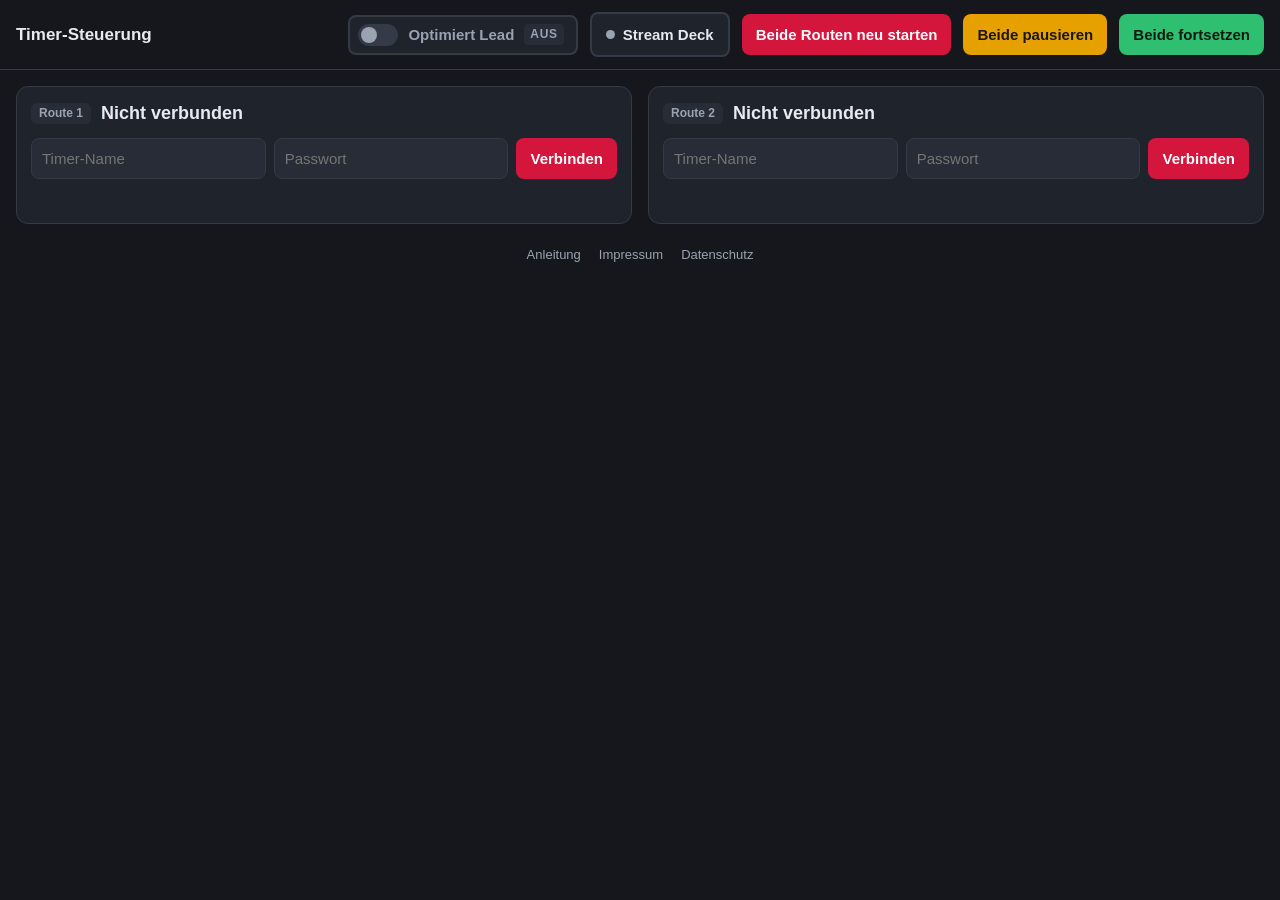
<file: index.html>
<!DOCTYPE html>
<html lang="de">
<head>
<meta charset="utf-8">
<meta name="viewport" content="width=device-width, initial-scale=1">
<title>Timer-Steuerung</title>
<style>
  :root {
    --bg: #15171c; --panel: #1f232b; --panel-2: #272c36; --line: #343a46;
    --text: #e8eaef; --muted: #9aa3b2; --accent: #d4163c; --ok: #2fbf71; --warn: #e6a100;
  }
  * { box-sizing: border-box; }
  body { margin: 0; background: var(--bg); color: var(--text);
         font: 15px/1.4 -apple-system, BlinkMacSystemFont, "Segoe UI", Roboto, sans-serif; }
  header { display: flex; align-items: center; gap: 12px; flex-wrap: wrap;
           padding: 12px 16px; border-bottom: 1px solid var(--line); }
  header h1 { font-size: 17px; margin: 0 auto 0 0; font-weight: 600; }
  main { display: grid; grid-template-columns: repeat(2, minmax(0, 1fr)); gap: 16px; padding: 16px; }
  @media (max-width: 900px) { main { grid-template-columns: minmax(0, 1fr); } }

  .panel { background: var(--panel); border: 1px solid var(--line); border-radius: 12px;
           padding: 14px; display: flex; flex-direction: column; gap: 12px; min-width: 0; }
  .panel-head { display: flex; align-items: center; gap: 6px 10px; flex-wrap: wrap; }
  .badge { white-space: nowrap; font-size: 12px; font-weight: 700; background: var(--panel-2); color: var(--muted);
           border-radius: 6px; padding: 2px 8px; }
  .panel-head h2 { margin: 0; font-size: 18px; flex: 1 1 8ch; min-width: 8ch; overflow: hidden; text-overflow: ellipsis; white-space: nowrap; }
  .live { font-size: 12px; color: var(--muted); display: flex; align-items: center; gap: 6px; }
  .live::before { content: ""; width: 8px; height: 8px; border-radius: 50%; background: var(--muted); }
  .live.on { color: var(--ok); }
  .live.on::before { background: var(--ok); }
  /* Gemeinsamer Umschalter "Optimiert Lead" */
  button.switch { display: inline-flex; align-items: center; gap: 10px; padding: 7px 12px 7px 8px;
                  border: 2px solid var(--line); background: var(--panel); color: var(--muted); white-space: nowrap; }
  .switch .track { position: relative; width: 40px; height: 22px; border-radius: 999px; background: var(--line);
                   flex: none; transition: background .15s; }
  .switch .knob { position: absolute; top: 3px; left: 3px; width: 16px; height: 16px; border-radius: 50%;
                  background: var(--muted); transition: left .15s, background .15s; }
  .switch .switch-state { font-size: 12px; font-weight: 800; letter-spacing: .06em; min-width: 3ch;
                          padding: 2px 6px; border-radius: 4px; background: var(--panel-2); }
  button.switch[aria-checked="true"] { border-color: var(--ok); color: var(--text); background: rgba(47, 191, 113, .14); }
  .switch[aria-checked="true"] .track { background: var(--ok); }
  .switch[aria-checked="true"] .knob { left: 21px; background: #fff; }
  .switch[aria-checked="true"] .switch-state { background: var(--ok); color: #0b1a11; }

  form.login { display: grid; grid-template-columns: 1fr 1fr auto; gap: 8px; }
  @media (max-width: 520px) { form.login { grid-template-columns: 1fr; } }
  input { background: var(--panel-2); border: 1px solid var(--line); color: var(--text);
          border-radius: 8px; padding: 9px 10px; font: inherit; min-width: 0; }
  input:focus { outline: 2px solid var(--accent); outline-offset: -1px; }

  button { font: inherit; font-weight: 600; border: 0; border-radius: 8px; padding: 10px 14px;
           cursor: pointer; background: var(--panel-2); color: var(--text); }
  button:hover:not(:disabled) { filter: brightness(1.2); }
  button:disabled { opacity: .4; cursor: default; }
  button.primary { background: var(--accent); color: #fff; }
  button.ok { background: var(--ok); color: #0b1a11; }
  button.warn { background: var(--warn); color: #1d1500; }
  button.ghost { background: transparent; color: var(--muted); padding: 6px 8px; font-weight: 500; }

  .preview { position: relative; width: 100%; aspect-ratio: 16 / 9; background: #000;
             border-radius: 8px; overflow: hidden; }
  .preview iframe { position: absolute; inset: 0; width: 100%; height: 100%; border: 0; }

  .status { display: flex; align-items: center; gap: 10px; flex-wrap: wrap;
            background: var(--panel-2); border-radius: 8px; padding: 10px 12px; }
  .dot { width: 12px; height: 12px; border-radius: 50%; flex: none; }
  .status .time { font-variant-numeric: tabular-nums; font-size: 22px; font-weight: 700; }
  .status .state { margin-left: auto; font-size: 13px; color: var(--muted); text-transform: uppercase; letter-spacing: .04em; }

  .controls { display: grid; grid-template-columns: repeat(3, minmax(0, 1fr)); gap: 8px; }
  .controls button { overflow-wrap: anywhere; hyphens: auto; }
  .controls button { padding: 14px 8px; }
  .links { display: flex; gap: 8px; align-items: center; flex-wrap: wrap; font-size: 13px; color: var(--muted); }
  .links code { background: var(--panel-2); padding: 3px 6px; border-radius: 6px; color: var(--text);
                overflow: hidden; text-overflow: ellipsis; white-space: nowrap; max-width: 100%; }
  .links a { color: var(--muted); }
  .msg { font-size: 13px; min-height: 18px; color: var(--muted); }
  .msg.err { color: #ff6b81; }
  .hidden { display: none !important; }
  .mobile-only, .short { display: none; }

  /* Stream Deck / Companion */
  .row-break { display: none; }
  .site-footer { display: flex; justify-content: center; gap: 18px; padding: 6px 16px 12px; font-size: 13px; }
  .site-footer a { color: var(--muted); text-decoration: none; }
  .site-footer a:hover { color: var(--text); text-decoration: underline; }
  button.sd-btn { display: inline-flex; align-items: center; gap: 8px; border: 2px solid var(--line); background: var(--panel); white-space: nowrap; }
  .sd-dot { width: 9px; height: 9px; border-radius: 50%; background: var(--muted); flex: none; }
  .sd-dot.on { background: var(--ok); } .sd-dot.half { background: var(--warn); } .sd-dot.err { background: #ff6b81; }
  dialog.sd { background: var(--panel); color: var(--text); border: 1px solid var(--line); border-radius: 12px;
              padding: 18px; width: min(560px, calc(100vw - 32px)); }
  dialog.sd::backdrop { background: rgba(0,0,0,.6); }
  dialog.sd h3 { margin: 0 0 10px; font-size: 17px; }
  dialog.sd p { margin: 8px 0; color: var(--muted); font-size: 14px; }
  .sd-row { display: flex; gap: 8px; align-items: center; flex-wrap: wrap; margin: 10px 0; }
  .sd-url { flex: 1 1 100%; font: 12.5px/1.4 ui-monospace, Menlo, monospace; background: var(--panel-2); border-radius: 8px;
            padding: 8px 10px; word-break: break-all; user-select: all; }
  .sd-status { font-weight: 600; }
  .sd-grid { display: grid; grid-template-columns: repeat(3, 1fr); gap: 4px; margin-top: 6px; max-width: 300px; }
  .sd-grid span { background: var(--panel-2); border-radius: 6px; padding: 6px 4px; font-size: 11.5px; text-align: center; white-space: pre-line; }

  /* Handy: beide Timer ohne Scrollen, Vorschau durch kompakte Farbkachel ersetzt */
  @media (max-width: 700px), (max-height: 560px) and (max-width: 1000px) {
    .mobile-only { display: inline-block; }
    .desktop-only, .long { display: none !important; }
    .short { display: inline; }
    body { height: 100vh; height: 100dvh; display: flex; flex-direction: column; overflow: hidden; font-size: 14px; }
    header { flex-wrap: nowrap; gap: 6px; padding: 8px 10px calc(8px) 10px;
             padding-top: max(8px, env(safe-area-inset-top)); }
    header h1 { font-size: 13px; color: var(--muted); font-weight: 600; margin: 0 2px 0 0; }
    header { flex-wrap: wrap; }
    header button { flex: 1; padding: 10px 4px; font-size: 14px; }
    header button.switch { order: -2; flex: 1 1 auto; justify-content: center; padding: 6px 10px; }
    header button.sd-btn { order: -1; flex: 0 0 auto; padding: 6px 10px; font-size: 13px; }
    header .row-break { display: block; order: -1; flex-basis: 100%; height: 0; }
    .site-footer { padding: 0 10px; padding-bottom: max(4px, env(safe-area-inset-bottom)); font-size: 11px; gap: 14px; }
    main { flex: 1; min-height: 0; grid-template-columns: minmax(0, 1fr); grid-template-rows: repeat(2, minmax(0, 1fr));
           gap: 8px; padding: 8px 10px 4px; }
    .panel { padding: 8px; gap: 6px; min-height: 0; border-radius: 10px; }
    .panel-head { flex-wrap: nowrap; gap: 6px; }
    .panel-head h2 { font-size: 15px; flex: 1 1 auto; min-width: 0; }
    .badge { font-size: 11px; padding: 2px 6px; }
    .live { font-size: 0; gap: 0; }
    button.ghost { padding: 4px 6px; font-size: 12px; }
    form.login { grid-template-columns: 1fr 1fr; }
    form.login button { grid-column: 1 / -1; }
    input { font-size: 16px; } /* verhindert Auto-Zoom auf iOS */
    .preview { flex: 1; min-height: 0; aspect-ratio: auto; }
    .status { display: none; }
    .head-state:empty { display: none; }
    .head-state { font-size: 11px; font-weight: 700; text-transform: uppercase; letter-spacing: .04em;
                  color: var(--muted); background: var(--panel-2); border-radius: 4px; padding: 1px 6px; white-space: nowrap; }
    .controls { gap: 6px; }
    .controls button { padding: 12px 4px; font-size: 15px; }
    .msg { font-size: 12px; min-height: 0; line-height: 1.2; }
    .msg:empty { display: none; }
  }
  @media (max-width: 1000px) and (max-height: 560px) and (orientation: landscape) {
    main { grid-template-columns: repeat(2, minmax(0, 1fr)); grid-template-rows: minmax(0, 1fr); }
  }
</style>
</head>
<body>
<header>
  <h1><span class="long">Timer-Steuerung</span><span class="short">Beide:</span></h1>
  <button class="switch" id="lead-switch" type="button" role="switch" aria-checked="false"
          title="Beide Timer: nach der Vorbereitung anhalten, Reset ohne automatischen Start, am Rundenende auf 00:00 stehen bleiben">
    <span class="track"><span class="knob"></span></span>
    <span class="switch-label">Optimiert Lead</span>
    <span class="switch-state">AUS</span>
  </button>
  <button class="sd-btn" id="sd-open" type="button" title="Stream Deck über Bitfocus Companion koppeln">
    <span class="sd-dot" id="sd-dot"></span>Stream Deck
  </button>
  <span class="row-break"></span>
  <button class="primary" id="all-restart"><span class="long">Beide Routen neu starten</span><span class="short">Neustart</span></button>
  <button class="warn" id="all-pause"><span class="long">Beide pausieren</span><span class="short">Pause</span></button>
  <button class="ok" id="all-resume"><span class="long">Beide fortsetzen</span><span class="short">Weiter</span></button>
</header>
<main id="panels"></main>
<footer class="site-footer">
  <a href="anleitung.pdf" target="_blank" rel="noopener">Anleitung</a>
  <a href="impressum.html">Impressum</a>
  <a href="datenschutz.html">Datenschutz</a>
</footer>

<dialog class="sd" id="sd-dialog">
  <h3>Stream Deck (Bitfocus Companion)</h3>
  <p>Companion steuert die Timer über diese Seite – mit der Anmeldung, die hier schon besteht.
     Diese Seite muss dafür geöffnet bleiben (am besten auf dem Laptop mit Companion).</p>
  <div class="sd-row">
    <button class="switch" id="sd-switch" type="button" role="switch" aria-checked="false">
      <span class="track"><span class="knob"></span></span>
      <span class="switch-label">Stream Deck koppeln</span>
      <span class="switch-state">AUS</span>
    </button>
    <span class="sd-status" id="sd-status">aus</span>
  </div>
  <div id="sd-details" class="hidden">
    <p>In Companion: <b>Connections → „Generic: WebSocket“ → Target URL</b> diese Adresse einfügen:</p>
    <div class="sd-row">
      <code class="sd-url" id="sd-url"></code>
      <button class="ghost" id="sd-copy" type="button">Adresse kopieren</button>
      <button class="ghost" id="sd-newcode" type="button">Neuen Code erzeugen</button>
    </div>
    <p>Tastenbelegung (Stream Deck Mini): oben die Uhren, darunter je Route der nächste Schritt.
       Fertige Tasten für Companion: <a href="companion/lead-timer-streamdeck-mini.companionconfig" download style="color:var(--text)">Vorlage herunterladen</a>
       (Companion → Import / Export → Datei importieren, danach bei „streamdeck“ die Adresse oben eintragen).</p>
    <div class="sd-grid" id="sd-preview"></div>
  </div>
  <div class="sd-row" style="justify-content:flex-end"><button class="primary" id="sd-close" type="button">Schließen</button></div>
</dialog>

<template id="panel-tpl">
  <section class="panel">
    <div class="panel-head">
      <span class="badge"></span>
      <h2>Nicht verbunden</h2>
      <span class="live hidden"></span>
      <span class="head-state mobile-only"></span>
      <button class="ghost copy mobile-only hidden" type="button">Link</button>
      <button class="ghost logout hidden" type="button" title="Abmelden"><span class="long">Abmelden</span><span class="short">✕</span></button>
    </div>

    <form class="login">
      <input name="id" placeholder="Timer-Name" autocomplete="off" required>
      <input name="password" type="password" placeholder="Passwort" required>
      <button class="primary" type="submit">Verbinden</button>
    </form>

    <div class="connected hidden" style="display:contents">
      <div class="preview"><iframe title="Timer-Vorschau" allow="autoplay"></iframe></div>
      <div class="status">
        <span class="dot"></span>
        <span class="label"></span>
        <span class="time"></span>
        <span class="state"></span>
      </div>
      <div class="controls">
        <button class="primary restart">Neustart</button>
        <button class="warn toggle">Pause</button>
        <button class="skip"><span class="long">Segment überspringen</span><span class="short">Segment ⏭</span></button>
      </div>
      <div class="links desktop-only">
        Display-Link: <code class="display-url"></code>
        <button class="ghost copy" type="button">Kopieren</button>
        <a class="edit-link" target="_blank" rel="noreferrer">Auf timer.itsblue.de bearbeiten ↗</a>
      </div>
    </div>
    <div class="msg"></div>
  </section>
</template>

<script>
const SITE = "https://timer.itsblue.de";
const API = SITE + "/api";
const WS_URL = "wss://timer.itsblue.de/api/ws";

// --- Zeitlogik, portiert von timer.itsblue.de ---
function roundState(t, now) {
  let stopped = false;
  if (t.stop_at && t.stop_at < now) { now = t.stop_at; stopped = true; }
  const r = now - t.start_at;
  const total = t.segments.reduce((s, x) => s + x.time, 0);
  const pre = t.display_options?.pre_start_behaviour;
  if (r < 0 && pre === "ShowFirstSegment") return { inRound: 1, state: "waiting" };
  if (r < 0 && pre === "ShowLastSegment") return { inRound: total, state: "waiting" };
  if (!t.repeat && !stopped && r > total) return { inRound: total, state: "finished" };
  return { inRound: Math.floor(((r % total) + total) % total), state: stopped ? "stopped" : (r < 0 ? "waiting" : "running") };
}
function segmentAt(inRound, segments) {
  let e = inRound, n = 0, remaining = 0;
  while (e > 0) { remaining = Math.floor(segments[n].time - e); e -= segments[n].time; n++; }
  return { segment: segments[Math.max(n - 1, 0)], remaining };
}
function fmt(ms) {
  let s = Math.max(0, Math.floor(ms / 1000));
  const h = Math.floor(s / 3600), m = Math.floor(s / 60) % 60; s %= 60;
  const p = v => String(v).padStart(2, "0");
  return h ? `${p(h)}:${p(m)}:${p(s)}` : `${p(m)}:${p(s)}`;
}

// Eingefroren = Stoppzeit erreicht. Eine Stoppzeit in der Zukunft ist ein vorgemerkter Halt.
const isFrozen = (t, now) => t.stop_at != null && t.stop_at <= now;
const elapsedIn = (t, now) => (isFrozen(t, now) ? t.stop_at : now) - t.start_at;
const roundTotal = t => t.segments.reduce((s, x) => s + x.time, 0);
// Position in der Runde; läuft der Timer ohne vorgemerkten Halt endlos, zählt die Position in der aktuellen Runde
const leadElapsed = (t, now) => (t.stop_at == null ? roundState(t, now).inRound : elapsedIn(t, now));

// "Optimiert Lead": Haltepunkte jeweils 1 ms vor der Segmentgrenze, damit die
// Displays dort 00:00 im richtigen Segment zeigen (genau auf der Grenze bzw. bei
// 0 ms Laufzeit stürzt die Anzeige von timer.itsblue.de ab).
const lead = {
  prepEnd: t => t.segments[0].time - 1,
  roundEnd: t => roundTotal(t) - 1,
};

// --- Speicher (nur in diesem Browser) ---
const store = {
  get(k) { try { return JSON.parse(localStorage.getItem(k)); } catch { return null; } },
  set(k, v) { try { localStorage.setItem(k, JSON.stringify(v)); } catch {} },
  del(k) { try { localStorage.removeItem(k); } catch {} },
};

// "Optimiert Lead" gilt für beide Timer; übernimmt die frühere Einstellung pro Timer
let leadMode = store.get("leadMode") ?? ["A", "B"].some(s => store.get("slot:" + s)?.lead);

class TimerPanel {
  constructor(slot) {
    this.slot = slot;
    this.route = slot === "A" ? 1 : 2;   // intern A/B (gespeicherte Anmeldung), angezeigt als Route 1/2
    this.el = document.getElementById("panel-tpl").content.firstElementChild.cloneNode(true);
    this.$ = sel => this.el.querySelector(sel);
    this.$(".badge").innerHTML = `<span class="long">Route </span>${this.route}`;
    this.timer = null;
    this.busy = false;
    this.ws = null;
    this.clockOffset = 0;
    this.clockSamples = [];

    this.$("form.login").addEventListener("submit", e => { e.preventDefault(); this.login(); });
    this.$(".logout").addEventListener("click", () => this.logout());
    this.$(".restart").addEventListener("click", () => {
      const running = this.timer && !isFrozen(this.timer, this.now());
      if (running && !confirm(`Route ${this.route} („${this.timer.id}“) wirklich ${this.leadMode ? "zurücksetzen" : "neu starten"}?`)) return;
      this.restart();
    });
    this.$(".toggle").addEventListener("click", () => this.timer && isFrozen(this.timer, this.now()) ? this.resume() : this.pause());
    this.skipHtml = this.$(".skip").innerHTML;
    this.$(".skip").addEventListener("click", () => this.skip());
    this.el.querySelectorAll(".copy").forEach(b => b.addEventListener("click", () => {
      navigator.clipboard?.writeText(this.displayUrl()).then(() => this.msg("Display-Link kopiert."));
    }));

    const saved = store.get("slot:" + slot);
    if (saved?.id) {
      this.$("[name=id]").value = saved.id;
      if (saved.token) { this.id = saved.id; this.token = saved.token; this.showConnected(); }
    }
  }

  get leadMode() { return leadMode; }   // gemeinsamer Schalter für beide Timer

  saveSlot(patch) {
    const v = { ...store.get("slot:" + this.slot), ...patch };
    if (!v.token) delete v.token;
    store.set("slot:" + this.slot, v);
  }

  displayUrl() { return `${SITE}/t/${encodeURIComponent(this.id)}`; }
  now() { return Math.round(Date.now() + this.clockOffset); } // Serverzeit (ganze ms), wie auf den Displays
  state() { return this.timer ? roundState(this.timer, this.now()).state : null; }
  msg(text, err = false) { const m = this.$(".msg"); m.textContent = text || ""; m.classList.toggle("err", err); }

  async login() {
    const id = this.$("[name=id]").value.trim();
    const password = this.$("[name=password]").value;
    this.msg("Verbinde …");
    try {
      const r = await fetch(`${API}/timer/token`, {
        method: "POST", headers: { "Content-Type": "application/json" },
        body: JSON.stringify({ id, password }),
      });
      if (!r.ok) throw new Error(r.status === 401 || r.status === 403 || r.status === 404
        ? "Name oder Passwort falsch." : `Fehler ${r.status}`);
      const data = await r.json();
      this.id = id; this.token = data.token;
      this.saveSlot({ id, token: data.token });
      this.$("[name=password]").value = "";
      this.msg("");
      this.showConnected();
    } catch (e) { this.msg(e.message, true); }
  }

  logout() {
    this.saveSlot({ id: this.id, token: null });
    this.token = null; this.timer = null;
    this.disconnect();
    this.$(".live").classList.add("hidden");
    this.$(".connected").classList.add("hidden");
    this.$("form.login").classList.remove("hidden");
    this.$(".logout").classList.add("hidden");
    this.$(".panel-head .copy").classList.add("hidden");
    this.$("h2").textContent = "Nicht verbunden";
    this.$("iframe").src = "about:blank";
    this.msg("");
  }

  showConnected() {
    this.$("form.login").classList.add("hidden");
    this.$(".connected").classList.remove("hidden");
    this.$(".logout").classList.remove("hidden");
    this.$(".panel-head .copy").classList.remove("hidden");
    this.$("h2").textContent = this.id;
    this.$("iframe").src = this.displayUrl();
    this.$(".display-url").textContent = this.displayUrl();
    this.$(".edit-link").href = `${SITE}/manage/login`;
    this.$(".live").classList.remove("hidden");
    this.connect();
  }

  // Live-Verbindung wie bei den Displays: "Hello" abonniert den Timer,
  // der Server schickt danach jede Änderung als "Timer"-Nachricht.
  connect() {
    this.disconnect();
    this.setLive(false);
    const ws = this.ws = new WebSocket(WS_URL);
    let pingSent = 0;
    const ping = () => { pingSent = performance.now(); ws.send(JSON.stringify({ type: "GetTime" })); };

    ws.addEventListener("open", () => {
      ws.send(JSON.stringify({ type: "Hello", data: this.id }));
      ping();
      // Uhr zuerst schnell, danach alle 10 s abgleichen
      this.pingTimer = setInterval(() => ping(), 1000);
      setTimeout(() => { if (this.ws !== ws) return; clearInterval(this.pingTimer); this.pingTimer = setInterval(ping, 10000); }, 5000);
    });
    ws.addEventListener("message", e => {
      const m = JSON.parse(e.data);
      if (m.type === "Timer") {
        if (!this.busy) this.timer = m.data;
        this.setLive(true);
        if (this.$(".msg").classList.contains("err") && /Verbindung/.test(this.$(".msg").textContent)) this.msg("");
      } else if (m.type === "Timestamp") {
        const rtt = performance.now() - pingSent;
        this.clockSamples = [...this.clockSamples.slice(-9), { rtt, offset: m.data + rtt / 2 - Date.now() }];
        this.clockOffset = this.clockSamples.reduce((a, b) => (b.rtt < a.rtt ? b : a)).offset;
      } else if (m.type === "Error") {
        this.msg(`Server: ${m.data?.[1] ?? m.data}`, true);
      }
    });
    const onDown = () => {
      if (this.ws !== ws) return;
      this.disconnect();
      this.setLive(false);
      this.msg("Verbindung unterbrochen – verbinde neu …", true);
      this.reconnectTimer = setTimeout(() => this.connect(), 2000);
    };
    ws.addEventListener("close", onDown);
    ws.addEventListener("error", onDown);
  }

  disconnect() {
    clearInterval(this.pingTimer);
    clearTimeout(this.reconnectTimer);
    const ws = this.ws; this.ws = null;
    ws?.close();
  }

  setLive(on) {
    const el = this.$(".live");
    el.classList.toggle("on", on);
    el.textContent = on ? "Live" : "Verbinde …";
  }

  // Holt vor jedem Befehl den vollständigen Timer per API: Die WebSocket-Daten
  // enthalten kein "metadata"-Feld, ohne das der Server das Update ablehnt.
  async update(makeChanges) {
    if (!this.token || this.busy) return;
    this.busy = true;
    const url = `${API}/timer/${encodeURIComponent(this.id)}`;
    try {
      const r0 = await fetch(url, { cache: "no-store" });
      if (!r0.ok) throw new Error(`Timer konnte nicht geladen werden (Fehler ${r0.status})`);
      const fresh = await r0.json();
      const changes = makeChanges(fresh);
      if (!changes) return;
      const r = await fetch(url, {
        method: "PUT",
        headers: { "Content-Type": "application/json", Authorization: `Bearer ${this.token}` },
        body: JSON.stringify({ ...fresh, ...changes }),
      });
      if (r.status === 401 || r.status === 403) { this.logout(); throw new Error("Anmeldung abgelaufen – bitte neu verbinden."); }
      if (!r.ok) throw new Error(`Fehler ${r.status}: ${(await r.text()).slice(0, 150)}`);
      this.timer = await r.json();
      this.msg("");
    } catch (e) {
      this.msg(e instanceof TypeError ? `Keine Verbindung zur API (${e.message})` : e.message, true);
    } finally { this.busy = false; this.render(); }
  }

  // Aktionen wie in der Original-Oberfläche, aber mit Serverzeit statt Mac-Uhr.
  // Im Modus "Optimiert Lead" setzen sie zusätzlich den nächsten Haltepunkt als stop_at.
  restart() {
    if (this.leadMode) return this.update(() => { const now = this.now(); return { start_at: now - 1, stop_at: now }; }); // sofort eingefroren, 1 ms nach Start
    return this.update(t => ({ start_at: this.now() + (t.metadata?.delay_start_stop || 0), stop_at: undefined }));
  }
  pause() { return this.update(t => isFrozen(t, this.now()) ? null : { stop_at: this.now() }); }
  resume() {
    return this.update(t => {
      const now = this.now();
      if (!isFrozen(t, now)) return null;
      const e = t.stop_at - t.start_at, start_at = now - e;
      if (!this.leadMode) return { start_at, stop_at: undefined };
      if (e >= lead.roundEnd(t)) return null;               // Runde beendet: nur Reset
      if (e >= lead.prepEnd(t) && e < t.segments[0].time) return null; // wartet auf Start: nur "Klettern ▶" gibt frei
      return { start_at, stop_at: start_at + (e < lead.prepEnd(t) ? lead.prepEnd(t) : lead.roundEnd(t)) };
    });
  }
  skip() {
    return this.update(t => {
      const now = this.now();
      if (this.leadMode) {
        const e = leadElapsed(t, now);
        if (e >= t.segments[0].time && isFrozen(t, now)) return null;   // pausiert beim Klettern
        let b = 0;                                                      // nächste Segmentgrenze
        for (const seg of t.segments) { b += seg.time; if (b > e) break; }
        if (b >= roundTotal(t)) return { start_at: now - lead.roundEnd(t), stop_at: now }; // ans Rundenende
        return { start_at: now - b, stop_at: now - b + lead.roundEnd(t) };
      }
      const { inRound, state } = roundState(t, now);
      if (state !== "running") return null;
      return { start_at: t.start_at - segmentAt(inRound, t.segments).remaining, stop_at: undefined };
    });
  }

  leadPhase(t, now) {
    const e = leadElapsed(t, now), frozen = isFrozen(t, now);
    if (t.stop_at == null) return "climb";               // läuft normal ohne vorgemerkten Halt
    if (frozen && e <= 1) return "ready";
    if (e < t.segments[0].time) return frozen ? (e >= lead.prepEnd(t) ? "prepDone" : "paused") : "prep";
    if (e < lead.roundEnd(t)) return frozen ? "paused" : "climb";
    return "done";
  }

  render() {
    const t = this.timer;
    if (!t || !t.segments?.length) return;
    const { inRound, state } = roundState(t, this.now());
    const { segment, remaining } = segmentAt(inRound, t.segments);
    this.$(".dot").style.background = segment.color;
    this.$(".label").textContent = segment.label;
    this.$(".time").textContent = fmt(remaining + (segment.count_to || 0));
    const now = this.now(), frozen = isFrozen(t, now);
    const toggle = this.$(".toggle"), skip = this.$(".skip"), restart = this.$(".restart");
    if (this.leadMode) {
      const phase = this.leadPhase(t, now);
      this.$(".state").textContent = { ready: "bereit", prep: "Vorbereitung", prepDone: "wartet auf Start",
        paused: "pausiert", climb: "läuft", done: "beendet" }[phase];
      restart.textContent = "Reset";
      toggle.textContent = phase === "ready" ? "Start" : frozen ? "Fortsetzen" : "Pause";
      toggle.className = frozen ? "ok toggle" : "warn toggle";
      toggle.disabled = this.busy || phase === "prepDone" || phase === "done";
      const toClimb = phase === "ready" || phase === "prep" || phase === "prepDone" || (phase === "paused" && leadElapsed(t, now) < t.segments[0].time);
      skip.textContent = toClimb ? "Klettern ▶" : "Segment ⏭";
      skip.className = toClimb ? "ok skip" : "skip";
      skip.disabled = this.busy || !(toClimb || phase === "climb");
    } else {
      this.$(".state").textContent = { running: "läuft", stopped: "pausiert", waiting: "wartet", finished: "beendet" }[state];
      restart.textContent = "Neustart";
      toggle.textContent = frozen ? "Fortsetzen" : "Pause";
      toggle.className = frozen ? "ok toggle" : "warn toggle";
      toggle.disabled = this.busy;
      if (skip.innerHTML !== this.skipHtml) skip.innerHTML = this.skipHtml;
      skip.className = "skip";
      skip.disabled = state !== "running" || this.busy;
    }
    this.$(".head-state").textContent = this.$(".state").textContent;
    restart.disabled = this.busy;
  }
}

const panels = ["A", "B"].map(s => new TimerPanel(s));
panels.forEach(p => document.getElementById("panels").appendChild(p.el));

document.getElementById("all-restart").onclick = () => {
  if (confirm(`Beide Routen ${leadMode ? "zurücksetzen" : "neu starten"}?`)) panels.forEach(p => p.restart());
};
const leadSwitch = document.getElementById("lead-switch");
leadSwitch.onclick = () => { leadMode = !leadMode; store.set("leadMode", leadMode); renderHeader(); panels.forEach(p => p.render()); };
function renderHeader() {
  leadSwitch.setAttribute("aria-checked", String(leadMode));
  leadSwitch.querySelector(".switch-state").textContent = leadMode ? "AN" : "AUS";
  const btn = document.getElementById("all-restart");
  btn.querySelector(".long").textContent = leadMode ? "Beide Routen zurücksetzen" : "Beide Routen neu starten";
  btn.querySelector(".short").textContent = leadMode ? "Reset" : "Neustart";
}
renderHeader();
document.getElementById("all-pause").onclick = () => panels.forEach(p => p.pause());
document.getElementById("all-resume").onclick = () => panels.forEach(p => p.resume());

// ---------- Stream Deck über Companion (WebSocket-Relais) ----------
// Companion schickt Befehle wie "A:reset", "B:toggle", "beide:skip" über das Relais hierher;
// diese Seite führt sie mit ihrer Anmeldung aus und meldet die aktuellen Button-Beschriftungen zurück.
const RELAY = store.get("relayBase") || "wss://timer-bridge.weiser-jannik.workers.dev/r/";
const streamDeck = {
  cfg: { enabled: false, code: "", ...store.get("streamDeck") },
  ws: null, retry: null, pingTimer: null, lastSent: "", companions: 0, status: "aus", replaced: false,

  save() { store.set("streamDeck", this.cfg); },
  newCode() {
    const abc = "ABCDEFGHJKLMNPQRSTUVWXYZabcdefghijkmnopqrstuvwxyz23456789", r = crypto.getRandomValues(new Uint8Array(20));
    this.cfg.code = [...r].map(b => abc[b % abc.length]).join(""); this.save();
  },
  companionUrl() { return `${RELAY}${this.cfg.code}?role=companion`; },

  setEnabled(on) {
    this.cfg.enabled = on;
    if (on && !this.cfg.code) this.newCode();
    this.save(); this.replaced = false;
    on ? this.connect() : this.disconnect("aus");
    this.renderUi();
  },
  connect() {
    this.disconnect();
    if (!this.cfg.enabled || !this.cfg.code) return;
    this.status = "verbinde …"; this.renderUi();
    const ws = this.ws = new WebSocket(`${RELAY}${this.cfg.code}?role=web`);
    ws.onopen = () => {
      this.status = "verbunden"; this.lastSent = ""; this.push();
      this.pingTimer = setInterval(() => ws.readyState === 1 && ws.send("ping"), 25000);
      this.renderUi();
    };
    ws.onmessage = e => {
      if (e.data === "pong") return;
      let m; try { m = JSON.parse(e.data); } catch { return; }
      if (m.type === "cmd") this.run(m.cmd);
      if (m.type === "peers") { this.companions = m.companions; this.renderUi(); }
      if (m.type === "replaced") { this.replaced = true; }
    };
    ws.onclose = () => {
      if (this.ws !== ws) return;
      this.disconnect(this.replaced ? "von anderem Gerät übernommen" : "getrennt – verbinde neu …");
      if (!this.replaced) this.retry = setTimeout(() => this.connect(), 3000);   // nicht zurückübernehmen
      this.renderUi();
    };
  },
  disconnect(status) {
    clearTimeout(this.retry); clearInterval(this.pingTimer);
    const ws = this.ws; this.ws = null; ws?.close();
    this.companions = 0;
    if (status) this.status = status;
  },

  // Stream Deck: pro Route nur der eine sinnvolle nächste Schritt im Lead-Ablauf
  //   bereit → Start · Vorbereitung/wartet → Klettern · Klettern → Pause/Fall · gestoppt/Ende → Reset
  nextStep(p) {
    if (!p.token || !p.timer) return { label: "nicht\nverbunden", key: "aus" };
    if (!leadMode) return { label: "Lead\naus", key: "aus" };
    const t = p.timer, now = p.now(), phase = p.leadPhase(t, now);
    const toClimb = { label: "Klettern", key: "klettern", run: () => p.skip() };
    const reset = { label: "Reset", key: "reset", run: () => p.restart() };
    if (phase === "ready") return { label: "Start", key: "start", run: () => p.resume() };
    if (phase === "prep" || phase === "prepDone") return toClimb;
    if (phase === "climb") return { label: "Pause/\nFall", key: "pause", run: () => p.pause() };
    if (phase === "paused") return leadElapsed(t, now) < t.segments[0].time ? toClimb : reset;
    return reset;                                              // Rundenende
  },

  // Befehl vom Stream Deck ausführen (ohne Rückfragen – am Stream Deck gibt es kein Dialogfenster)
  run(cmd) {
    const [target, a = ""] = cmd.split(":"), action = a.toLowerCase(), tg = target.toUpperCase();
    const list = tg === "BEIDE" ? panels : panels.filter(p => p.slot === tg || String(p.route) === tg);
    for (const p of list) {
      if (!p.token || !p.timer || p.busy) continue;
      if (action === "next") this.nextStep(p).run?.();
      else if (action === "reset") p.restart();
      else if (action === "toggle" && !p.$(".toggle").disabled) isFrozen(p.timer, p.now()) ? p.resume() : p.pause();
      else if (action === "skip" && !p.$(".skip").disabled) p.skip();
    }
  },

  labels() {
    const COLOR = hex => {
      const n = parseInt(String(hex || "").replace("#", ""), 16);
      if (isNaN(n)) return "neutral";
      const r = n >> 16, g = (n >> 8) & 255, b = n & 255;
      if (r > 180 && g < 110) return "rot";
      if (g > 140 && r < 170 && b < 160) return "gruen";
      if (r > 200 && g > 140 && b < 100) return "gelb";
      return "neutral";
    };
    const SHORT = { ready: "bereit", prepDone: "wartet", paused: "gestoppt", done: "Ende" };
    const data = {};
    for (const p of panels) {
      const step = this.nextStep(p), t = p.timer;
      let uhr = `Route ${p.route}\n–`, uhrfarbe = "aus";
      if (p.token && t?.segments?.length) {
        const now = p.now(), { inRound } = roundState(t, now), { segment } = segmentAt(inRound, t.segments);
        const extra = leadMode ? SHORT[p.leadPhase(t, now)] : "";
        uhr = `Route ${p.route}\n${p.$(".time").textContent}${extra ? "\n" + extra : ""}`;
        uhrfarbe = COLOR(segment.color);
      }
      data[p.route] = { uhr, uhrfarbe, aktion: step.label, aktionfarbe: step.key };
    }
    return data;
  },
  push() {
    if (!this.ws || this.ws.readyState !== 1) return;
    const json = JSON.stringify({ type: "state", data: this.labels() });
    if (json !== this.lastSent) { this.ws.send(json); this.lastSent = json; }
  },

  renderUi() {
    const on = this.cfg.enabled, dot = document.getElementById("sd-dot");
    const connected = this.ws?.readyState === 1;
    dot.className = "sd-dot" + (!on ? "" : this.replaced ? " err" : connected && this.companions ? " on" : " half");
    const sw = document.getElementById("sd-switch");
    sw.setAttribute("aria-checked", String(on));
    sw.querySelector(".switch-state").textContent = on ? "AN" : "AUS";
    document.getElementById("sd-status").textContent = !on ? "aus"
      : connected ? (this.companions ? `verbunden · Companion verbunden (${this.companions})` : "verbunden · warte auf Companion") : this.status;
    document.getElementById("sd-details").classList.toggle("hidden", !on);
    document.getElementById("sd-url").textContent = on ? this.companionUrl() : "";
    if (this.replaced && on) document.getElementById("sd-status").textContent = "von anderem Gerät übernommen – zum Zurückholen aus- und einschalten";
  },
  renderPreview() {
    const d = this.labels();
    document.getElementById("sd-preview").innerHTML =
      ["RESET\nbeide (halten)", d[1].uhr, d[2].uhr, "", d[1].aktion, d[2].aktion]
      .map(t => `<span>${t.replace(/[&<>]/g, c => ({ "&": "&amp;", "<": "&lt;", ">": "&gt;" }[c]))}</span>`).join("");
  },
};
document.getElementById("sd-open").onclick = () => { streamDeck.renderUi(); streamDeck.renderPreview(); document.getElementById("sd-dialog").showModal(); };
document.getElementById("sd-close").onclick = () => document.getElementById("sd-dialog").close();
document.getElementById("sd-switch").onclick = () => streamDeck.setEnabled(!streamDeck.cfg.enabled);
document.getElementById("sd-copy").onclick = () => navigator.clipboard?.writeText(streamDeck.companionUrl())
  .then(() => { document.getElementById("sd-copy").textContent = "Kopiert ✓"; setTimeout(() => document.getElementById("sd-copy").textContent = "Adresse kopieren", 2000); });
document.getElementById("sd-newcode").onclick = () => {
  if (!confirm("Neuen Code erzeugen? Danach muss die Adresse in Companion ersetzt werden.")) return;
  streamDeck.newCode(); streamDeck.connect(); streamDeck.renderUi();
};
streamDeck.renderUi();
if (streamDeck.cfg.enabled) streamDeck.connect();

setInterval(() => {
  panels.forEach(p => p.render()); renderHeader(); streamDeck.push();
  if (document.getElementById("sd-dialog").open) streamDeck.renderPreview();
}, 250);
</script>
</body>
</html>
</file>
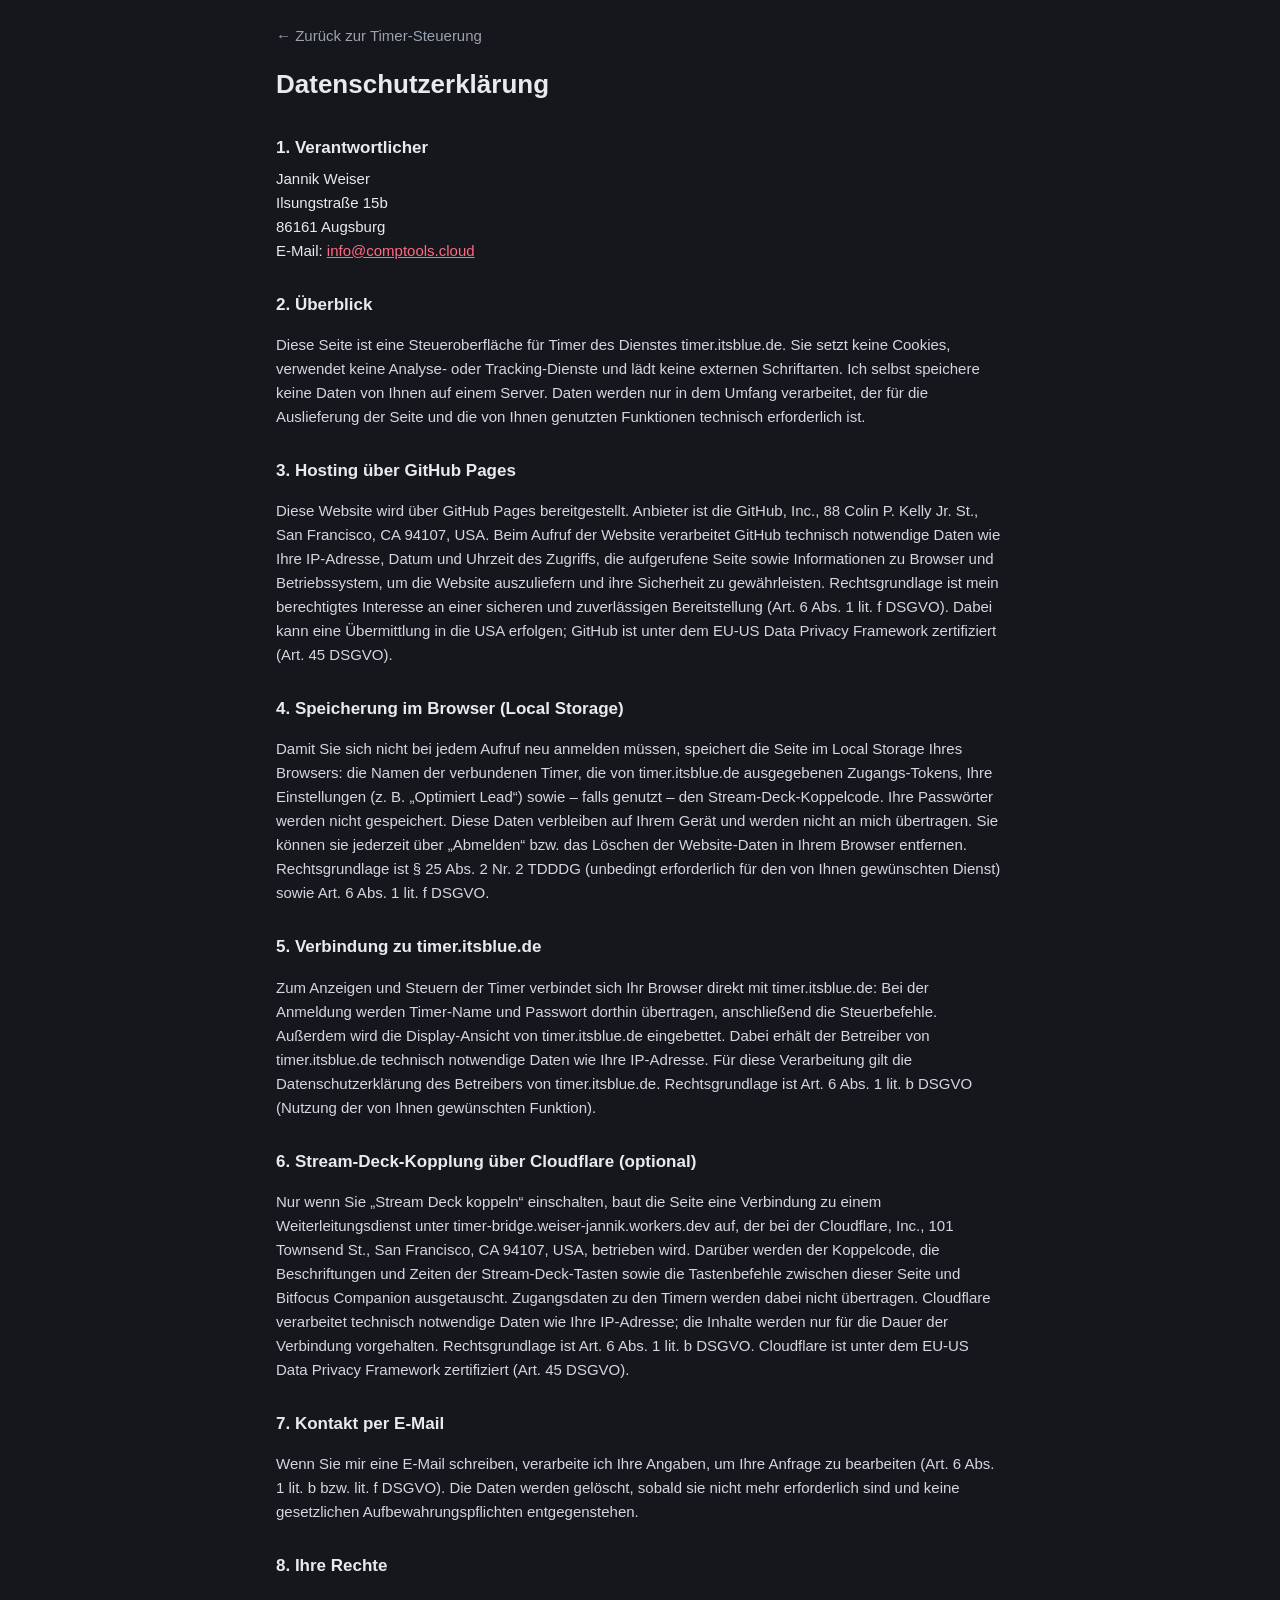
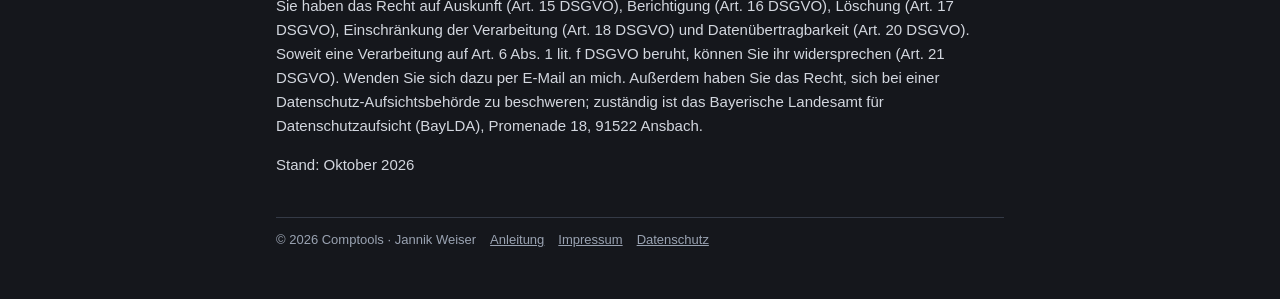
<file: datenschutz.html>
<!DOCTYPE html>
<html lang="de">
<head>
<meta charset="utf-8">
<meta name="viewport" content="width=device-width, initial-scale=1">
<title>Datenschutz – Timer-Steuerung</title>
<link rel="stylesheet" href="legal.css">
</head>
<body>
<main>
  <a class="back" href="./">← Zurück zur Timer-Steuerung</a>
  <h1>Datenschutzerklärung</h1>

  <h2>1. Verantwortlicher</h2>
  <address>Jannik Weiser<br>Ilsungstraße 15b<br>86161 Augsburg<br>E-Mail: <a href="mailto:info@comptools.cloud">info@comptools.cloud</a></address>

  <h2>2. Überblick</h2>
  <p>Diese Seite ist eine Steueroberfläche für Timer des Dienstes timer.itsblue.de. Sie setzt keine Cookies, verwendet keine Analyse- oder
  Tracking-Dienste und lädt keine externen Schriftarten. Ich selbst speichere keine Daten von Ihnen auf einem Server. Daten werden nur in dem
  Umfang verarbeitet, der für die Auslieferung der Seite und die von Ihnen genutzten Funktionen technisch erforderlich ist.</p>

  <h2>3. Hosting über GitHub Pages</h2>
  <p>Diese Website wird über GitHub Pages bereitgestellt. Anbieter ist die GitHub, Inc., 88 Colin P. Kelly Jr. St., San Francisco, CA 94107, USA.
  Beim Aufruf der Website verarbeitet GitHub technisch notwendige Daten wie Ihre IP-Adresse, Datum und Uhrzeit des Zugriffs, die aufgerufene
  Seite sowie Informationen zu Browser und Betriebssystem, um die Website auszuliefern und ihre Sicherheit zu gewährleisten. Rechtsgrundlage ist
  mein berechtigtes Interesse an einer sicheren und zuverlässigen Bereitstellung (Art. 6 Abs. 1 lit. f DSGVO). Dabei kann eine Übermittlung in
  die USA erfolgen; GitHub ist unter dem EU-US Data Privacy Framework zertifiziert (Art. 45 DSGVO).</p>

  <h2>4. Speicherung im Browser (Local Storage)</h2>
  <p>Damit Sie sich nicht bei jedem Aufruf neu anmelden müssen, speichert die Seite im Local Storage Ihres Browsers: die Namen der verbundenen
  Timer, die von timer.itsblue.de ausgegebenen Zugangs-Tokens, Ihre Einstellungen (z. B. „Optimiert Lead“) sowie – falls genutzt – den
  Stream-Deck-Koppelcode. Ihre Passwörter werden nicht gespeichert. Diese Daten verbleiben auf Ihrem Gerät und werden nicht an mich übertragen.
  Sie können sie jederzeit über „Abmelden“ bzw. das Löschen der Website-Daten in Ihrem Browser entfernen. Rechtsgrundlage ist § 25 Abs. 2 Nr. 2
  TDDDG (unbedingt erforderlich für den von Ihnen gewünschten Dienst) sowie Art. 6 Abs. 1 lit. f DSGVO.</p>

  <h2>5. Verbindung zu timer.itsblue.de</h2>
  <p>Zum Anzeigen und Steuern der Timer verbindet sich Ihr Browser direkt mit timer.itsblue.de: Bei der Anmeldung werden Timer-Name und Passwort
  dorthin übertragen, anschließend die Steuerbefehle. Außerdem wird die Display-Ansicht von timer.itsblue.de eingebettet. Dabei erhält der
  Betreiber von timer.itsblue.de technisch notwendige Daten wie Ihre IP-Adresse. Für diese Verarbeitung gilt die Datenschutzerklärung des
  Betreibers von timer.itsblue.de. Rechtsgrundlage ist Art. 6 Abs. 1 lit. b DSGVO (Nutzung der von Ihnen gewünschten Funktion).</p>

  <h2>6. Stream-Deck-Kopplung über Cloudflare (optional)</h2>
  <p>Nur wenn Sie „Stream Deck koppeln“ einschalten, baut die Seite eine Verbindung zu einem Weiterleitungsdienst unter
  timer-bridge.weiser-jannik.workers.dev auf, der bei der Cloudflare, Inc., 101 Townsend St., San Francisco, CA 94107, USA, betrieben wird.
  Darüber werden der Koppelcode, die Beschriftungen und Zeiten der Stream-Deck-Tasten sowie die Tastenbefehle zwischen dieser Seite und
  Bitfocus Companion ausgetauscht. Zugangsdaten zu den Timern werden dabei nicht übertragen. Cloudflare verarbeitet technisch notwendige Daten
  wie Ihre IP-Adresse; die Inhalte werden nur für die Dauer der Verbindung vorgehalten. Rechtsgrundlage ist Art. 6 Abs. 1 lit. b DSGVO.
  Cloudflare ist unter dem EU-US Data Privacy Framework zertifiziert (Art. 45 DSGVO).</p>

  <h2>7. Kontakt per E-Mail</h2>
  <p>Wenn Sie mir eine E-Mail schreiben, verarbeite ich Ihre Angaben, um Ihre Anfrage zu bearbeiten (Art. 6 Abs. 1 lit. b bzw. lit. f DSGVO).
  Die Daten werden gelöscht, sobald sie nicht mehr erforderlich sind und keine gesetzlichen Aufbewahrungspflichten entgegenstehen.</p>

  <h2>8. Ihre Rechte</h2>
  <p>Sie haben das Recht auf Auskunft (Art. 15 DSGVO), Berichtigung (Art. 16 DSGVO), Löschung (Art. 17 DSGVO), Einschränkung der Verarbeitung
  (Art. 18 DSGVO) und Datenübertragbarkeit (Art. 20 DSGVO). Soweit eine Verarbeitung auf Art. 6 Abs. 1 lit. f DSGVO beruht, können Sie ihr
  widersprechen (Art. 21 DSGVO). Wenden Sie sich dazu per E-Mail an mich. Außerdem haben Sie das Recht, sich bei einer
  Datenschutz-Aufsichtsbehörde zu beschweren; zuständig ist das Bayerische Landesamt für Datenschutzaufsicht (BayLDA), Promenade 18, 91522 Ansbach.</p>

  <p>Stand: Oktober 2026</p>
  <footer><span>© 2026 Comptools · Jannik Weiser</span><a href="anleitung.pdf">Anleitung</a><a href="impressum.html">Impressum</a><a href="datenschutz.html">Datenschutz</a></footer>
</main>
</body>
</html>
</file>
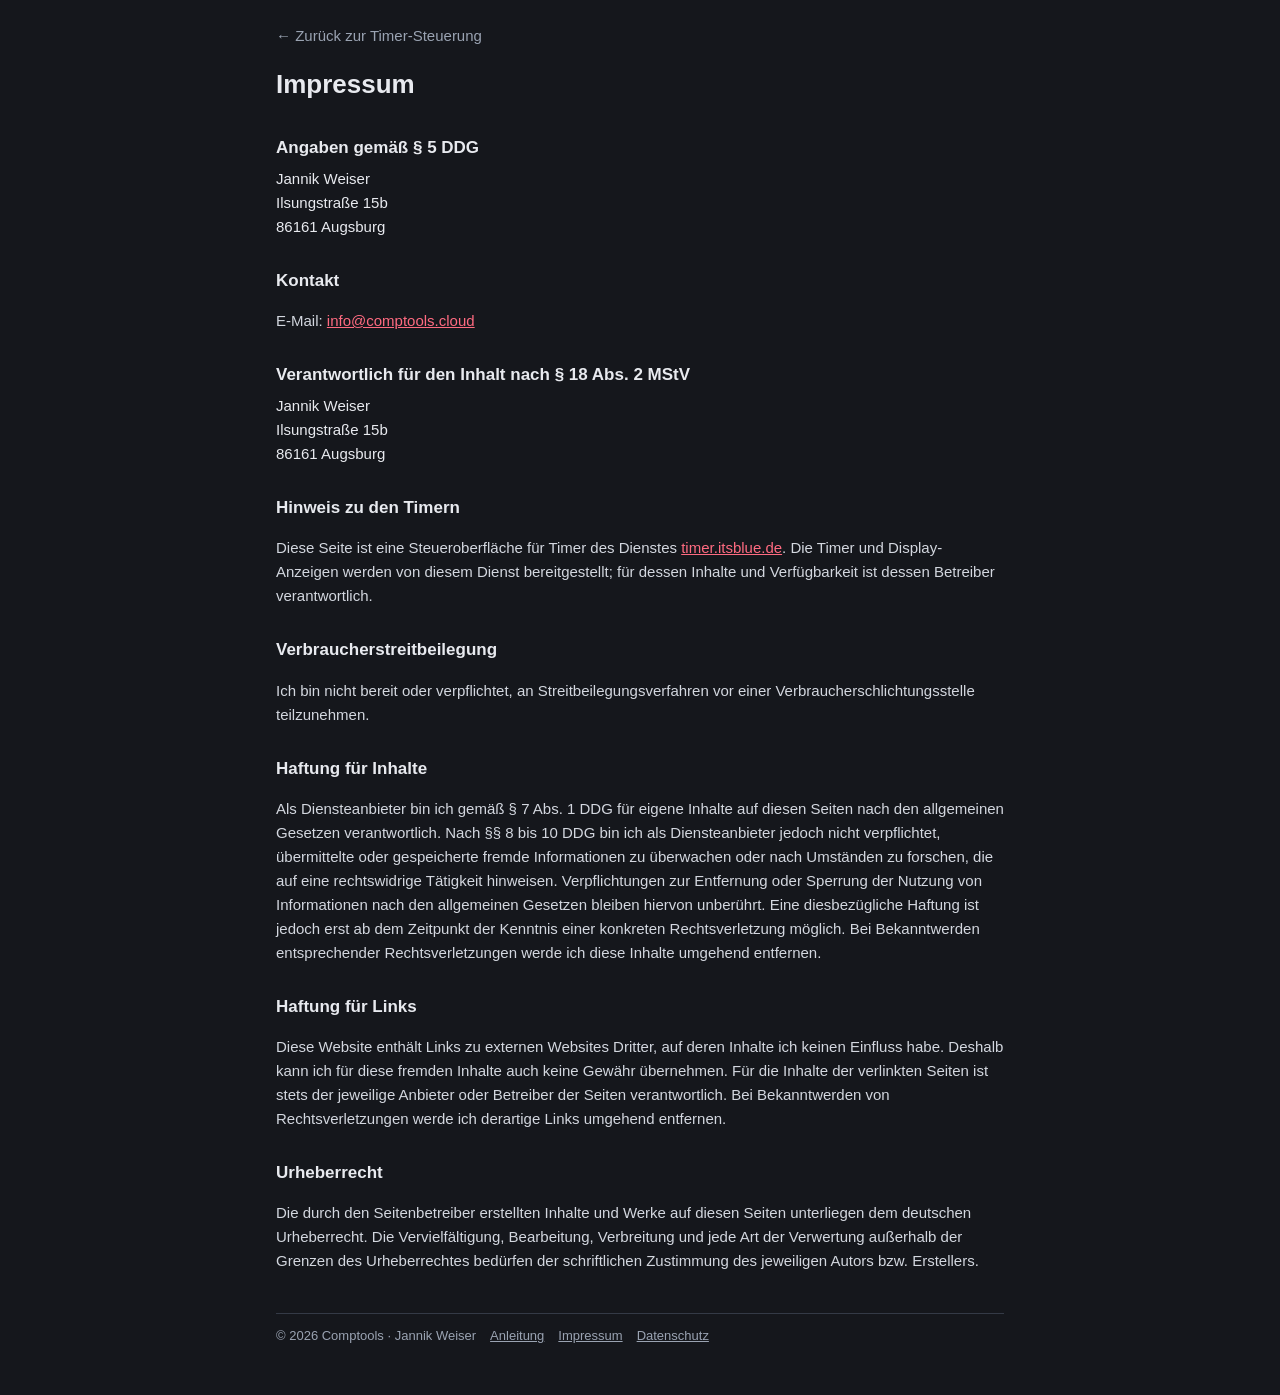
<file: impressum.html>
<!DOCTYPE html>
<html lang="de">
<head>
<meta charset="utf-8">
<meta name="viewport" content="width=device-width, initial-scale=1">
<title>Impressum – Timer-Steuerung</title>
<link rel="stylesheet" href="legal.css">
</head>
<body>
<main>
  <a class="back" href="./">← Zurück zur Timer-Steuerung</a>
  <h1>Impressum</h1>

  <h2>Angaben gemäß § 5 DDG</h2>
  <address>Jannik Weiser<br>Ilsungstraße 15b<br>86161 Augsburg</address>

  <h2>Kontakt</h2>
  <p>E-Mail: <a href="mailto:info@comptools.cloud">info@comptools.cloud</a></p>

  <h2>Verantwortlich für den Inhalt nach § 18 Abs. 2 MStV</h2>
  <address>Jannik Weiser<br>Ilsungstraße 15b<br>86161 Augsburg</address>

  <h2>Hinweis zu den Timern</h2>
  <p>Diese Seite ist eine Steueroberfläche für Timer des Dienstes <a href="https://timer.itsblue.de" rel="noreferrer">timer.itsblue.de</a>.
  Die Timer und Display-Anzeigen werden von diesem Dienst bereitgestellt; für dessen Inhalte und Verfügbarkeit ist dessen Betreiber verantwortlich.</p>

  <h2>Verbraucherstreitbeilegung</h2>
  <p>Ich bin nicht bereit oder verpflichtet, an Streitbeilegungsverfahren vor einer Verbraucherschlichtungsstelle teilzunehmen.</p>

  <h2>Haftung für Inhalte</h2>
  <p>Als Diensteanbieter bin ich gemäß § 7 Abs. 1 DDG für eigene Inhalte auf diesen Seiten nach den allgemeinen Gesetzen verantwortlich.
  Nach §§ 8 bis 10 DDG bin ich als Diensteanbieter jedoch nicht verpflichtet, übermittelte oder gespeicherte fremde Informationen zu überwachen
  oder nach Umständen zu forschen, die auf eine rechtswidrige Tätigkeit hinweisen. Verpflichtungen zur Entfernung oder Sperrung der Nutzung von
  Informationen nach den allgemeinen Gesetzen bleiben hiervon unberührt. Eine diesbezügliche Haftung ist jedoch erst ab dem Zeitpunkt der
  Kenntnis einer konkreten Rechtsverletzung möglich. Bei Bekanntwerden entsprechender Rechtsverletzungen werde ich diese Inhalte umgehend entfernen.</p>

  <h2>Haftung für Links</h2>
  <p>Diese Website enthält Links zu externen Websites Dritter, auf deren Inhalte ich keinen Einfluss habe. Deshalb kann ich für diese fremden
  Inhalte auch keine Gewähr übernehmen. Für die Inhalte der verlinkten Seiten ist stets der jeweilige Anbieter oder Betreiber der Seiten
  verantwortlich. Bei Bekanntwerden von Rechtsverletzungen werde ich derartige Links umgehend entfernen.</p>

  <h2>Urheberrecht</h2>
  <p>Die durch den Seitenbetreiber erstellten Inhalte und Werke auf diesen Seiten unterliegen dem deutschen Urheberrecht. Die Vervielfältigung,
  Bearbeitung, Verbreitung und jede Art der Verwertung außerhalb der Grenzen des Urheberrechtes bedürfen der schriftlichen Zustimmung des
  jeweiligen Autors bzw. Erstellers.</p>

  <footer><span>© 2026 Comptools · Jannik Weiser</span><a href="anleitung.pdf">Anleitung</a><a href="impressum.html">Impressum</a><a href="datenschutz.html">Datenschutz</a></footer>
</main>
</body>
</html>
</file>
<file: legal.css>
:root { --bg: #15171c; --panel: #1f232b; --line: #343a46; --text: #e8eaef; --muted: #9aa3b2; --accent: #d4163c; }
* { box-sizing: border-box; }
body { margin: 0; background: var(--bg); color: var(--text); font: 15px/1.6 -apple-system, BlinkMacSystemFont, "Segoe UI", Roboto, sans-serif; }
main { max-width: 760px; margin: 0 auto; padding: 24px 16px 48px; }
a { color: #ff6b81; }
.back { display: inline-block; margin-bottom: 16px; color: var(--muted); text-decoration: none; }
h1 { font-size: 26px; margin: 0 0 16px; }
h2 { font-size: 17px; margin: 28px 0 6px; }
p, li { color: #d3d7df; }
address { font-style: normal; }
footer { border-top: 1px solid var(--line); margin-top: 40px; padding-top: 12px; font-size: 13px; color: var(--muted); display: flex; gap: 14px; flex-wrap: wrap; }
footer a { color: var(--muted); }
</file>
